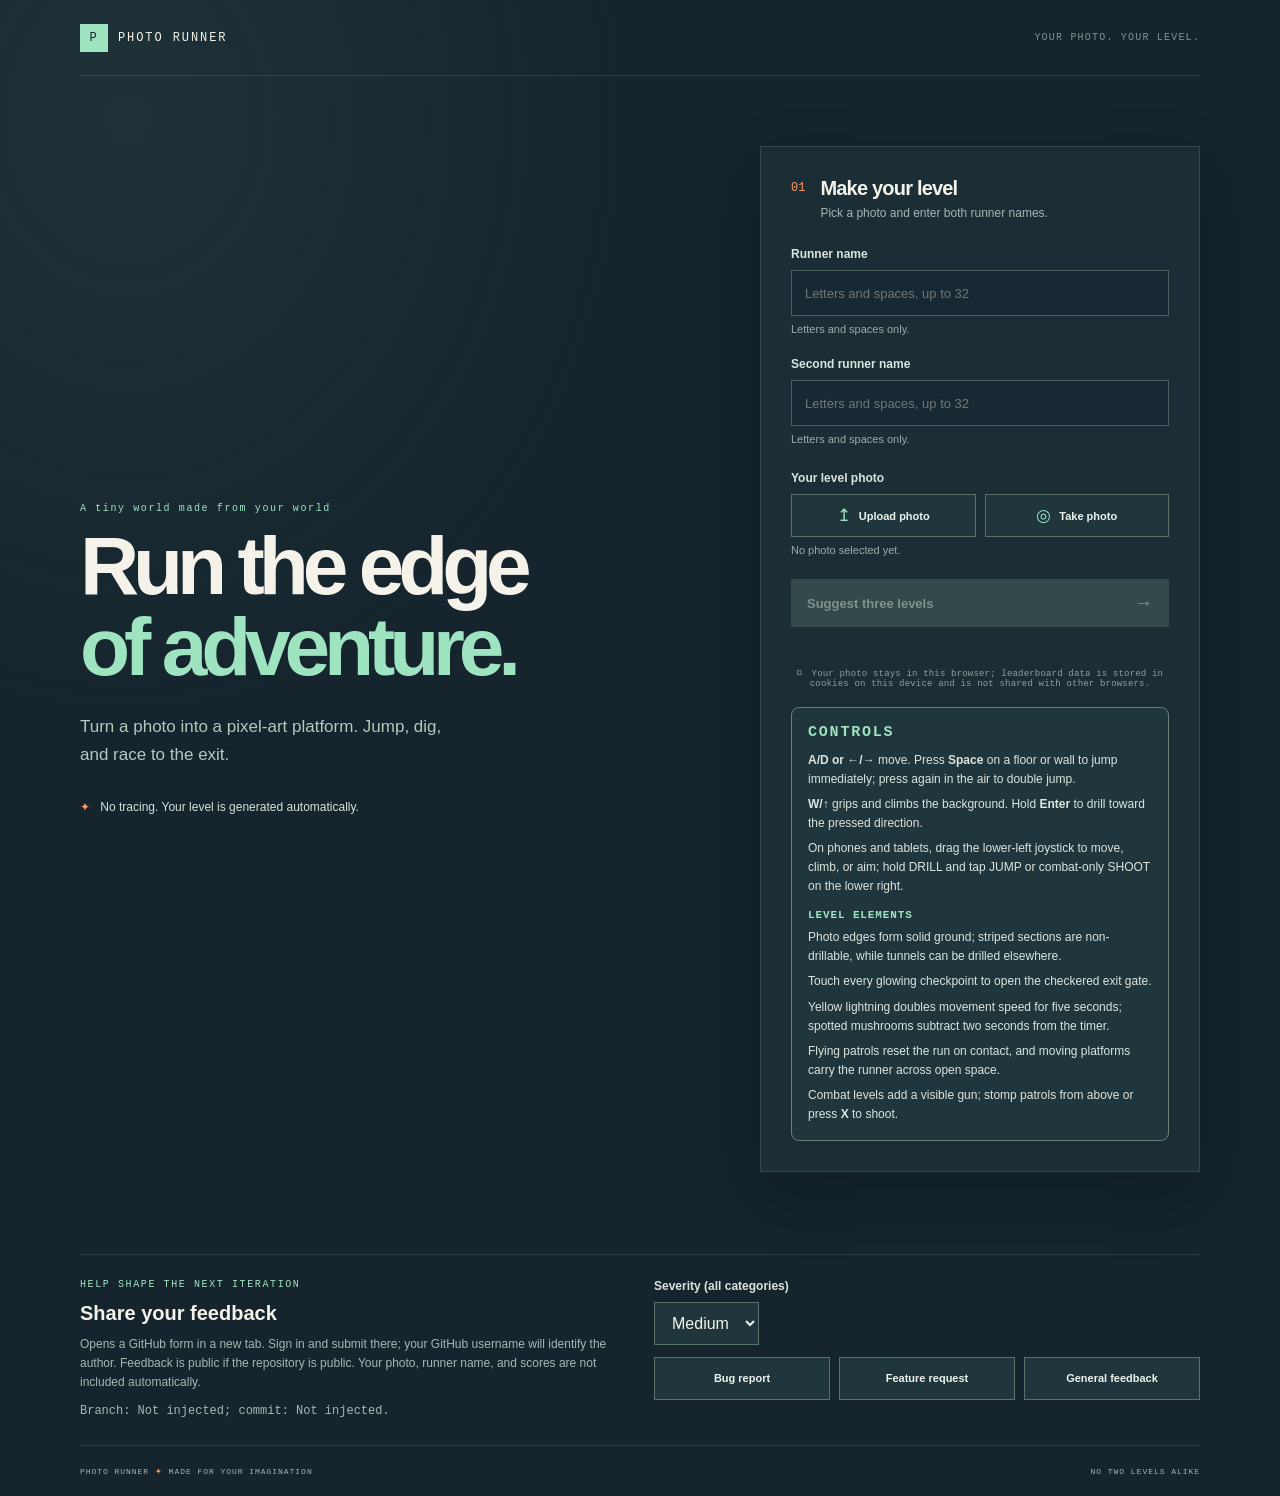
<file: index.html>
<!doctype html>
<html lang="en">
  <head>
    <meta charset="utf-8">
    <meta name="viewport" content="width=device-width, initial-scale=1">
    <meta name="theme-color" content="#15242d">
    <meta name="build-branch" content="">
    <meta name="build-commit" content="">
    <title>Photo Runner — dic-pic</title>
    <link rel="icon" type="image/svg+xml" sizes="any" href="./src/favicon.svg">
    <link rel="stylesheet" href="./src/styles.css">
  </head>
  <body>
    <main class="app-shell">
      <header class="site-header">
        <a class="brand" href="./" aria-label="Photo Runner home">
          <span class="brand-mark" aria-hidden="true">P</span>
          <span>PHOTO RUNNER</span>
        </a>
        <span class="header-note">YOUR PHOTO. YOUR LEVEL.</span>
      </header>

      <section id="setup-screen" class="screen setup-screen" aria-labelledby="setup-title">
        <div class="intro-copy">
          <p class="eyebrow">A tiny world made from your world</p>
          <h1 id="setup-title">Run the edge<br><span>of adventure.</span></h1>
          <p class="intro-description">Turn a photo into a pixel-art platform. Jump, dig, and race to the exit.</p>
          <div class="feature-line"><span aria-hidden="true">✦</span> No tracing. Your level is generated automatically.</div>
        </div>

        <form id="setup-form" class="setup-card">
          <div class="card-heading">
            <span class="step-number">01</span>
            <div>
              <h2>Make your level</h2>
              <p>Pick a photo and enter both runner names.</p>
            </div>
          </div>

          <label class="field-label" for="player-name">Runner name</label>
          <input id="player-name" name="playerName" type="text" maxlength="32"
            autocomplete="nickname" placeholder="Letters and spaces, up to 32" required>
          <p id="name-message" class="field-message" aria-live="polite">Letters and spaces only.</p>
          <label class="field-label second-player-label" for="second-player-name">Second runner name</label>
          <input id="second-player-name" name="secondPlayerName" type="text" maxlength="32"
            autocomplete="off" placeholder="Letters and spaces, up to 32" required>
          <p id="second-name-message" class="field-message" aria-live="polite">Letters and spaces only.</p>

          <div class="field-label photo-label">Your level photo</div>
          <div class="photo-actions">
            <label class="file-button secondary-button">
              <span aria-hidden="true">↥</span> Upload photo
              <input id="upload-input" type="file" accept="image/*">
            </label>
            <label class="file-button secondary-button">
              <span aria-hidden="true">◎</span> Take photo
              <input id="camera-input" type="file" accept="image/*" capture="environment">
            </label>
          </div>
          <p id="photo-name" class="photo-name" aria-live="polite">No photo selected yet.</p>

          <button id="start-button" class="primary-button" type="submit" disabled>
            Suggest three levels <span aria-hidden="true">→</span>
          </button>
          <p id="setup-message" class="status-message" role="status" aria-live="polite"></p>
          <p id="cookie-disclosure" class="privacy-note"><span aria-hidden="true">⌑</span> Your photo stays in this browser; leaderboard data is stored in cookies on this device and is not shared with other browsers.</p>
          <aside class="setup-controls" aria-labelledby="setup-controls-title">
            <h3 id="setup-controls-title">Controls</h3>
            <p><strong>A/D or ←/→</strong> move. Press <strong>Space</strong> on a floor or wall to jump immediately; press again in the air to double jump.</p>
            <p><strong>W/↑</strong> grips and climbs the background. Hold <strong>Enter</strong> to drill toward the pressed direction.</p>
            <p>On phones and tablets, drag the lower-left joystick to move, climb, or aim; hold DRILL and tap JUMP or combat-only SHOOT on the lower right.</p>
            <h4>Level elements</h4>
            <p>Photo edges form solid ground; striped sections are non-drillable, while tunnels can be drilled elsewhere.</p>
            <p>Touch every glowing checkpoint to open the checkered exit gate.</p>
            <p>Yellow lightning doubles movement speed for five seconds; spotted mushrooms subtract two seconds from the timer.</p>
            <p>Flying patrols reset the run on contact, and moving platforms carry the runner across open space.</p>
            <p>Combat levels add a visible gun; stomp patrols from above or press <strong>X</strong> to shoot.</p>
          </aside>
        </form>
      </section>

      <section id="suggestions" aria-labelledby="suggestions-title" hidden>
        <p class="eyebrow">THREE WAYS TO PLAY YOUR PHOTO</p>
        <h2 id="suggestions-title">Choose your adventure</h2>
        <p>Different biomes, terrain layouts, and finish positions. Pick a thumbnail to play.</p>
        <div id="level-choices" class="level-choices"></div>
      </section>

      <section id="game-screen" class="screen game-screen" aria-label="Platform game" hidden>
        <div class="game-topbar">
          <div>
            <p class="eyebrow">PHOTO LEVEL</p>
            <h1 id="level-title">Find the exit</h1>
          </div>
          <div class="timer-panel" aria-live="off">
            <span class="timer-label">TIME</span>
            <span id="timer" class="timer-value">0.00</span>
            <span class="timer-unit">SEC</span>
          </div>
          <div class="run-actions">
            <button id="reset-button" class="text-button" type="button">Reset run</button>
            <button id="new-photo-button" class="text-button" type="button">New photo</button>
          </div>
        </div>

        <div class="game-frame">
          <canvas id="game-canvas" width="960" height="540" aria-label="Game scene. Reach the checkered finish gate."></canvas>
          <span id="mushroom-feedback" class="mushroom-feedback" role="status" aria-live="polite"></span>
          <div class="canvas-caption"><span class="caption-dot"></span> REACH THE CHECKERED GATE</div>
          <button id="fullscreen-button" class="fullscreen-button" type="button" aria-label="Enter full screen">FULL SCREEN</button>
          <p id="fullscreen-message" class="fullscreen-message status-message" role="status" aria-live="polite"></p>
          <div class="touch-controls" aria-label="Touch controls">
            <div id="virtual-joystick" class="virtual-joystick" role="group"
              aria-label="Move, climb, or aim drill">
              <span class="joystick-ring" aria-hidden="true"></span>
              <span id="virtual-joystick-knob" class="joystick-knob" aria-hidden="true"></span>
            </div>
            <div class="action-pad">
              <button id="drill-button" class="control-button drill-button" type="button" aria-label="Hold to drill">DRILL</button>
              <button id="jump-button" class="control-button jump-button" type="button" aria-label="Press to jump, press again in the air to double jump; press while climbing to drop">JUMP</button>
              <button id="shoot-button" class="control-button shoot-button" type="button" aria-label="Shoot one projectile" hidden>SHOOT</button>
            </div>
          </div>
        </div>
        <p id="contact-message" class="status-message" role="status" aria-live="polite"></p>

        <div class="controls-panel">
          <div class="control-instructions">
            <span class="control-title">CONTROLS</span>
            <span>Avoid flying patrols and the bottom edge; either contact resets the run.</span>
            <span class="touch-instructions">Touch: drag the lower-left joystick to move, climb, or aim; hold DRILL and tap JUMP or combat-only SHOOT on the lower right.</span>
            <span class="desktop-instructions"><kbd>A</kbd><kbd>D</kbd> / <kbd>←</kbd><kbd>→</kbd> move <span class="control-divider">·</span> <kbd>W</kbd> / <kbd>↑</kbd> grips the background; directions climb at ¼ speed <span class="control-divider">·</span> press <kbd>Space</kbd> on floor/wall to jump immediately; press again in the air to double jump; press while climbing to drop immediately <span class="control-divider">·</span> hold <kbd>Enter</kbd> to drill a tunnel in the pressed direction, including <kbd>↓</kbd> while standing <span class="control-divider">·</span> in combat levels, press <kbd>X</kbd> to shoot</span>
          </div>
          <div class="level-element-guide" aria-label="Level element descriptions">
            <p><strong>Terrain:</strong> photo edges form solid ground; striped sections are non-drillable, while tunnels can be drilled elsewhere.</p>
            <p><strong>Checkpoints:</strong> touch every glowing marker to open the checkered exit gate.</p>
            <p><strong>Pickups:</strong> yellow lightning doubles movement speed for five seconds; spotted mushrooms subtract two seconds from the timer.</p>
            <p><strong>Hazards:</strong> flying patrols reset the run on contact; moving platforms carry the runner across open space.</p>
            <p><strong>Combat levels:</strong> stomp patrols from above or press <kbd>X</kbd> to shoot with the visible gun.</p>
          </div>
        </div>
      </section>

      <section id="complete-panel" class="complete-panel" aria-labelledby="complete-title" hidden>
        <div class="complete-copy">
          <p class="eyebrow">LEVEL COMPLETE</p>
          <h2 id="complete-title">Nice run, <span id="winner-name"></span>!</h2>
          <p>Your time: <strong id="final-time"></strong></p>
          <p id="score-message" class="status-message" role="status" aria-live="polite"></p>
          <button id="replay-button" class="primary-button" type="button">Reset run <span aria-hidden="true">↻</span></button>
          <div class="next-round-picker">
            <label for="next-player">Next runner</label>
            <select id="next-player"></select>
            <button id="next-round-button" class="primary-button" type="button">Start next round <span aria-hidden="true">→</span></button>
          </div>
          <button id="again-button" class="primary-button" type="button">Build another level <span aria-hidden="true">→</span></button>
        </div>
        <div class="leaderboard-card">
          <div class="leaderboard-heading">
            <div><p class="eyebrow">THIS VARIANT · THIS BROWSER</p><h3>Fastest runs</h3></div>
            <span class="top-ten">TOP 10</span>
          </div>
          <ol id="leaderboard-list" class="leaderboard-list"></ol>
        </div>
      </section>

      <section id="feedback-panel" class="feedback-panel" aria-labelledby="feedback-title">
        <div>
          <p class="eyebrow">HELP SHAPE THE NEXT ITERATION</p>
          <h2 id="feedback-title">Share your feedback</h2>
          <p id="feedback-help">Opens a GitHub form in a new tab.
            Sign in and submit there; your GitHub username will identify the author.
            Feedback is public if the repository is public.
            Your photo, runner name, and scores are not included automatically.</p>
          <p id="feedback-version">Branch: Not injected; commit: Not injected.</p>
        </div>
        <div class="feedback-controls">
          <label class="field-label" for="feedback-severity">Severity (all categories)</label>
          <select id="feedback-severity" aria-describedby="feedback-help">
            <option>Low</option>
            <option selected>Medium</option>
            <option>High</option>
            <option>Critical</option>
          </select>
          <div class="feedback-actions" role="group" aria-label="Feedback category">
            <a class="secondary-button" data-feedback-category="Bug report" target="_blank" rel="noopener noreferrer"
              href="https://github.com/ckloecker/dic-pic/issues/new?template=feedback.yml&amp;category=Bug+report&amp;severity=Medium">Bug report</a>
            <a class="secondary-button" data-feedback-category="Feature request" target="_blank" rel="noopener noreferrer"
              href="https://github.com/ckloecker/dic-pic/issues/new?template=feedback.yml&amp;category=Feature+request&amp;severity=Medium">Feature request</a>
            <a class="secondary-button" data-feedback-category="General feedback" target="_blank" rel="noopener noreferrer"
              href="https://github.com/ckloecker/dic-pic/issues/new?template=feedback.yml&amp;category=General+feedback&amp;severity=Medium">General feedback</a>
          </div>
        </div>
      </section>

      <footer class="site-footer">
        <span>PHOTO RUNNER <span aria-hidden="true">✦</span> MADE FOR YOUR IMAGINATION</span>
        <span>NO TWO LEVELS ALIKE</span>
      </footer>
    </main>
    <script type="module" src="./src/app.js"></script>
  </body>
</html>
</file>
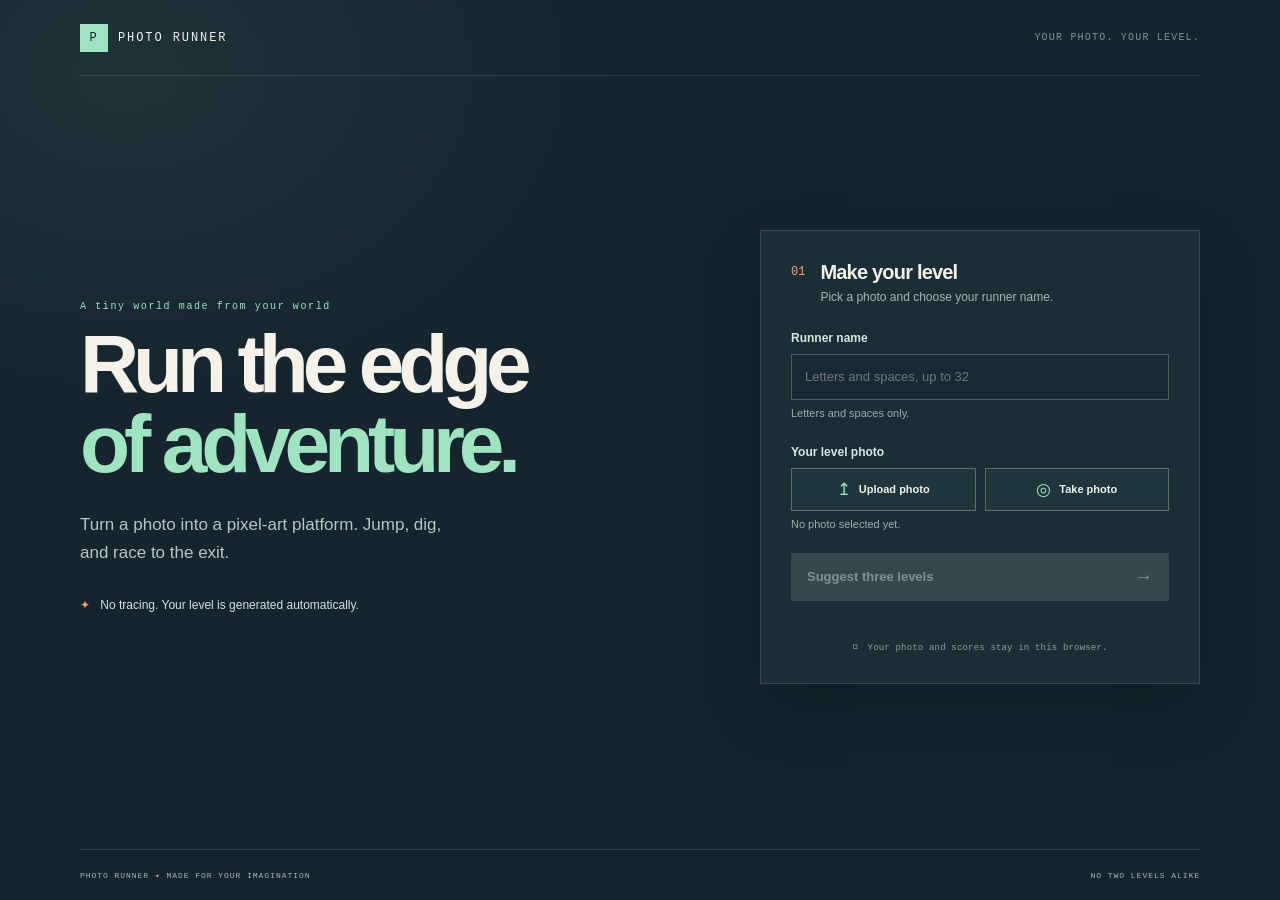
<file: src/index.html>
<!doctype html>
<html lang="en">
  <head>
    <meta charset="utf-8">
    <meta name="viewport" content="width=device-width, initial-scale=1">
    <meta name="theme-color" content="#15242d">
    <title>Photo Runner — dic-pic</title>
    <link rel="icon" type="image/svg+xml" sizes="any" href="./favicon.svg">
    <link rel="stylesheet" href="./styles.css">
  </head>
  <body>
    <main class="app-shell">
      <header class="site-header">
        <a class="brand" href="./" aria-label="Photo Runner home">
          <span class="brand-mark" aria-hidden="true">P</span>
          <span>PHOTO RUNNER</span>
        </a>
        <span class="header-note">YOUR PHOTO. YOUR LEVEL.</span>
      </header>

      <section id="setup-screen" class="screen setup-screen" aria-labelledby="setup-title">
        <div class="intro-copy">
          <p class="eyebrow">A tiny world made from your world</p>
          <h1 id="setup-title">Run the edge<br><span>of adventure.</span></h1>
          <p class="intro-description">Turn a photo into a pixel-art platform. Jump, dig, and race to the exit.</p>
          <div class="feature-line"><span aria-hidden="true">✦</span> No tracing. Your level is generated automatically.</div>
        </div>

        <form id="setup-form" class="setup-card">
          <div class="card-heading">
            <span class="step-number">01</span>
            <div>
              <h2>Make your level</h2>
              <p>Pick a photo and choose your runner name.</p>
            </div>
          </div>

          <label class="field-label" for="player-name">Runner name</label>
          <input id="player-name" name="playerName" type="text" maxlength="32"
            autocomplete="nickname" placeholder="Letters and spaces, up to 32" required>
          <p id="name-message" class="field-message" aria-live="polite">Letters and spaces only.</p>

          <div class="field-label photo-label">Your level photo</div>
          <div class="photo-actions">
            <label class="file-button secondary-button">
              <span aria-hidden="true">↥</span> Upload photo
              <input id="upload-input" type="file" accept="image/*">
            </label>
            <label class="file-button secondary-button">
              <span aria-hidden="true">◎</span> Take photo
              <input id="camera-input" type="file" accept="image/*" capture="environment">
            </label>
          </div>
          <p id="photo-name" class="photo-name" aria-live="polite">No photo selected yet.</p>

          <button id="start-button" class="primary-button" type="submit" disabled>
            Suggest three levels <span aria-hidden="true">→</span>
          </button>
          <p id="setup-message" class="status-message" role="status" aria-live="polite"></p>
          <p class="privacy-note"><span aria-hidden="true">⌑</span> Your photo and scores stay in this browser.</p>
        </form>
      </section>

      <section id="suggestions" aria-labelledby="suggestions-title" hidden>
        <p class="eyebrow">THREE WAYS TO PLAY YOUR PHOTO</p>
        <h2 id="suggestions-title">Choose your adventure</h2>
        <p>Different biomes, terrain layouts, and finish positions. Pick a thumbnail to play.</p>
        <div id="level-choices" class="level-choices"></div>
      </section>

      <section id="game-screen" class="screen game-screen" aria-label="Platform game" hidden>
        <div class="game-topbar">
          <div>
            <p class="eyebrow">PHOTO LEVEL</p>
            <h1 id="level-title">Find the exit</h1>
          </div>
          <div class="timer-panel" aria-live="off">
            <span class="timer-label">TIME</span>
            <span id="timer" class="timer-value">0.00</span>
            <span class="timer-unit">SEC</span>
          </div>
          <div class="run-actions">
            <button id="reset-button" class="text-button" type="button">Reset run</button>
            <button id="new-photo-button" class="text-button" type="button">New photo</button>
          </div>
        </div>

        <div class="game-frame">
          <canvas id="game-canvas" width="960" height="540" aria-label="Game scene. Reach the checkered finish gate."></canvas>
          <div class="canvas-caption"><span class="caption-dot"></span> REACH THE CHECKERED GATE</div>
        </div>
        <p id="contact-message" class="status-message" role="status" aria-live="polite"></p>

        <div class="controls-panel">
          <div class="control-instructions">
            <span class="control-title">CONTROLS</span>
            <span>Avoid flying patrols: contact returns you to the start, keeping your time and tunnels.</span>
            <span class="desktop-instructions"><kbd>A</kbd><kbd>D</kbd> / <kbd>←</kbd><kbd>→</kbd> move <span class="control-divider">·</span> <kbd>W</kbd> / <kbd>↑</kbd> grips the background; directions climb at ¼ speed <span class="control-divider">·</span> hold <kbd>Space</kbd> on floor/wall to charge, release to jump; press while climbing to drop immediately <span class="control-divider">·</span> hold <kbd>Enter</kbd> to drill a tunnel in the pressed direction, including <kbd>↓</kbd> while standing</span>
            <div class="charge-panel">
              <label id="charge-label" for="charge-meter">Hold jump to charge · release to jump</label>
              <meter id="charge-meter" min="0" max="3" value="0" aria-label="Jump charge, maximum three seconds"></meter>
            </div>
          </div>
          <div class="touch-controls" aria-label="Touch controls">
            <div class="movement-pad" aria-label="Move, climb, or aim drill">
              <button class="control-button move-button" type="button" data-move="-1" aria-label="Move left">←</button>
              <button class="control-button move-button" type="button" data-move="1" aria-label="Move right">→</button>
              <button class="control-button move-button" type="button" data-move-y="-1" aria-label="Climb up or drill up">↑</button>
              <button class="control-button move-button" type="button" data-move-y="1" aria-label="Climb down or drill down">↓</button>
            </div>
            <div class="action-pad">
              <button id="drill-button" class="control-button drill-button" type="button" aria-label="Hold to drill">DRILL</button>
              <button id="jump-button" class="control-button jump-button" type="button" aria-label="Hold to charge, release to jump; press while climbing to drop">JUMP</button>
            </div>
          </div>
        </div>
      </section>

      <section id="complete-panel" class="complete-panel" aria-labelledby="complete-title" hidden>
        <div class="complete-copy">
          <p class="eyebrow">LEVEL COMPLETE</p>
          <h2 id="complete-title">Nice run, <span id="winner-name"></span>!</h2>
          <p>Your time: <strong id="final-time"></strong></p>
          <p id="score-message" class="status-message" role="status" aria-live="polite"></p>
          <button id="replay-button" class="primary-button" type="button">Reset run <span aria-hidden="true">↻</span></button>
          <button id="again-button" class="primary-button" type="button">Build another level <span aria-hidden="true">→</span></button>
        </div>
        <div class="leaderboard-card">
          <div class="leaderboard-heading">
            <div><p class="eyebrow">THIS VARIANT · THIS BROWSER</p><h3>Fastest runs</h3></div>
            <span class="top-ten">TOP 10</span>
          </div>
          <ol id="leaderboard-list" class="leaderboard-list"></ol>
        </div>
      </section>

      <footer class="site-footer">
        <span>PHOTO RUNNER <span aria-hidden="true">✦</span> MADE FOR YOUR IMAGINATION</span>
        <span>NO TWO LEVELS ALIKE</span>
      </footer>
    </main>
    <script type="module" src="./app.js"></script>
  </body>
</html>
</file>
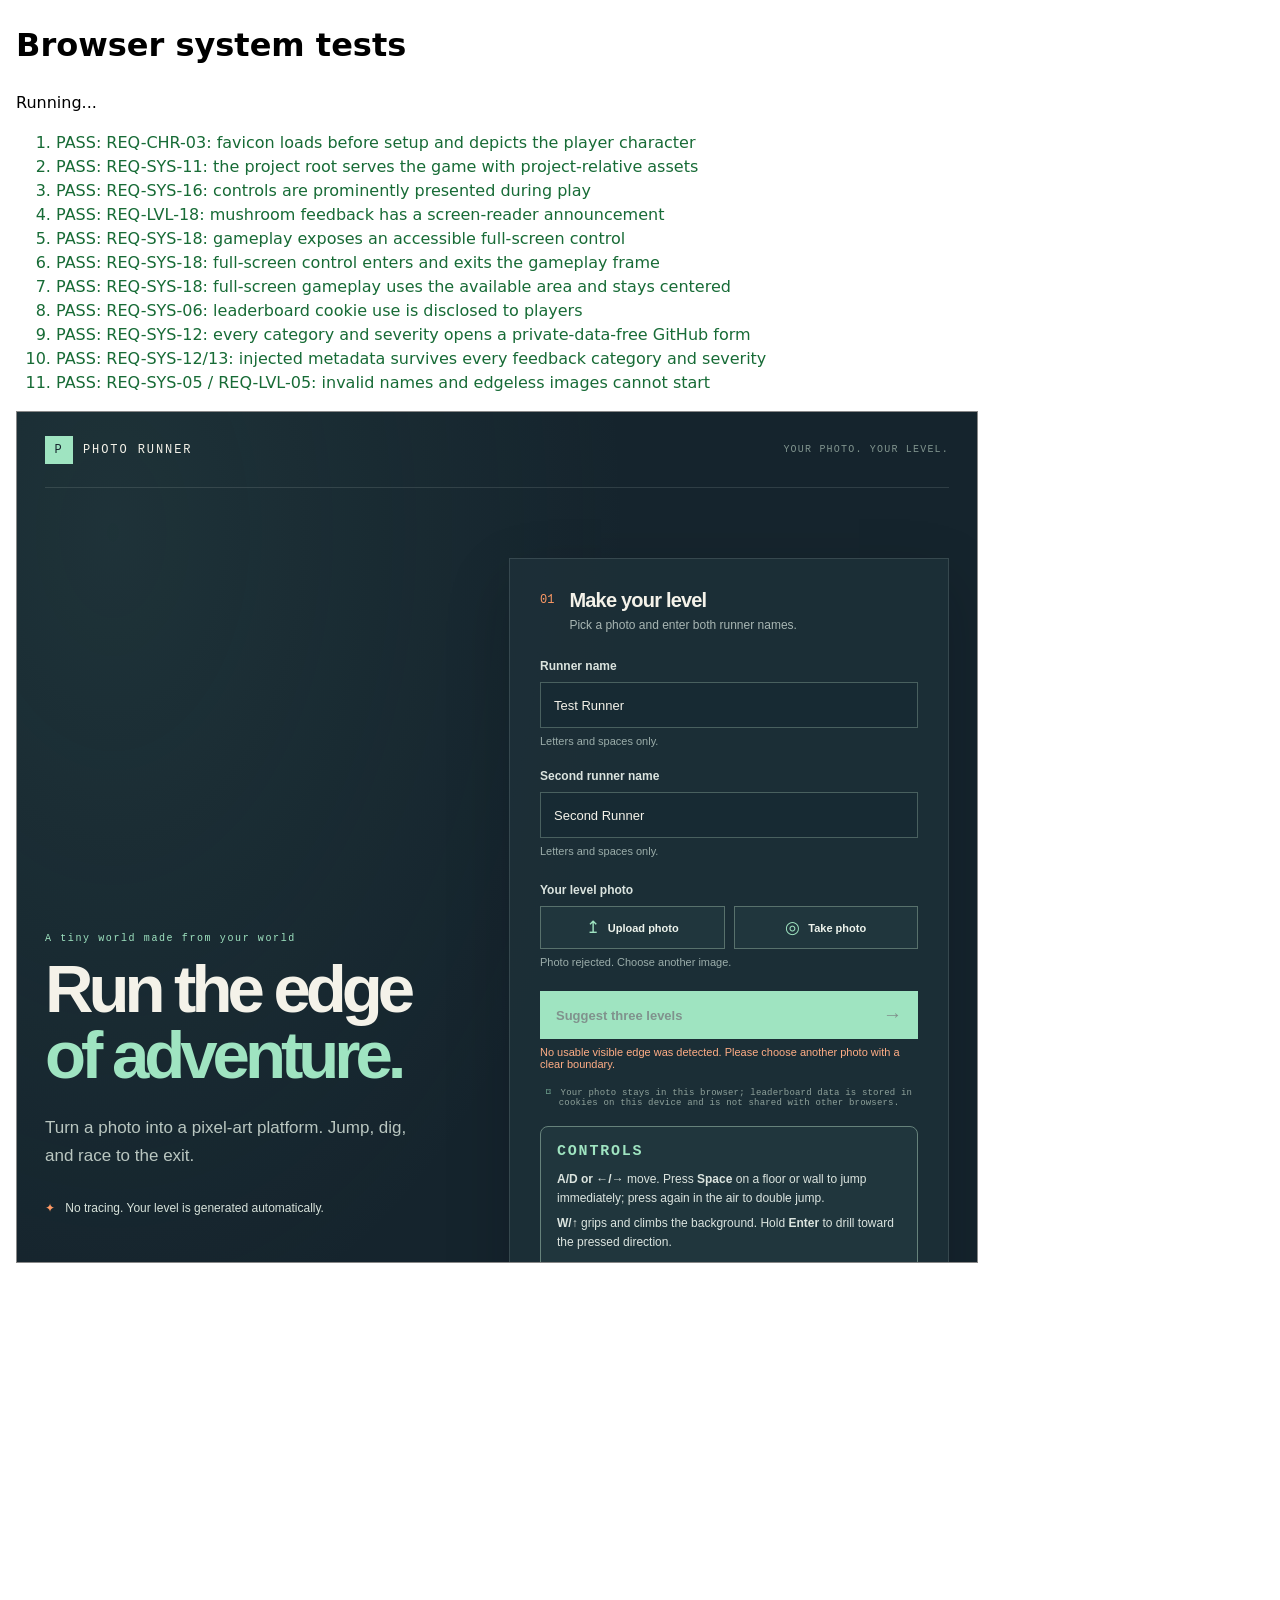
<file: tests/system/runner.html>
<!doctype html>
<html lang="en">
  <head>
    <meta charset="utf-8">
    <title>dic-pic browser system tests</title>
    <style>
      body { font: 16px/1.5 system-ui, sans-serif; margin: 1rem; }
      iframe { width: 960px; max-width: 100%; height: 850px; border: 1px solid #888; }
      .pass { color: #176b36; }
      .fail { color: #b42318; }
    </style>
  </head>
  <body>
    <h1>Browser system tests</h1>
    <p id="summary" role="status">Running...</p>
    <ol id="results"></ol>
    <iframe id="app" src="../../" title="Game under test"></iframe>
    <script type="module">
      import(`./browser-tests.js?run=${Date.now()}`);
    </script>
  </body>
</html>
</file>
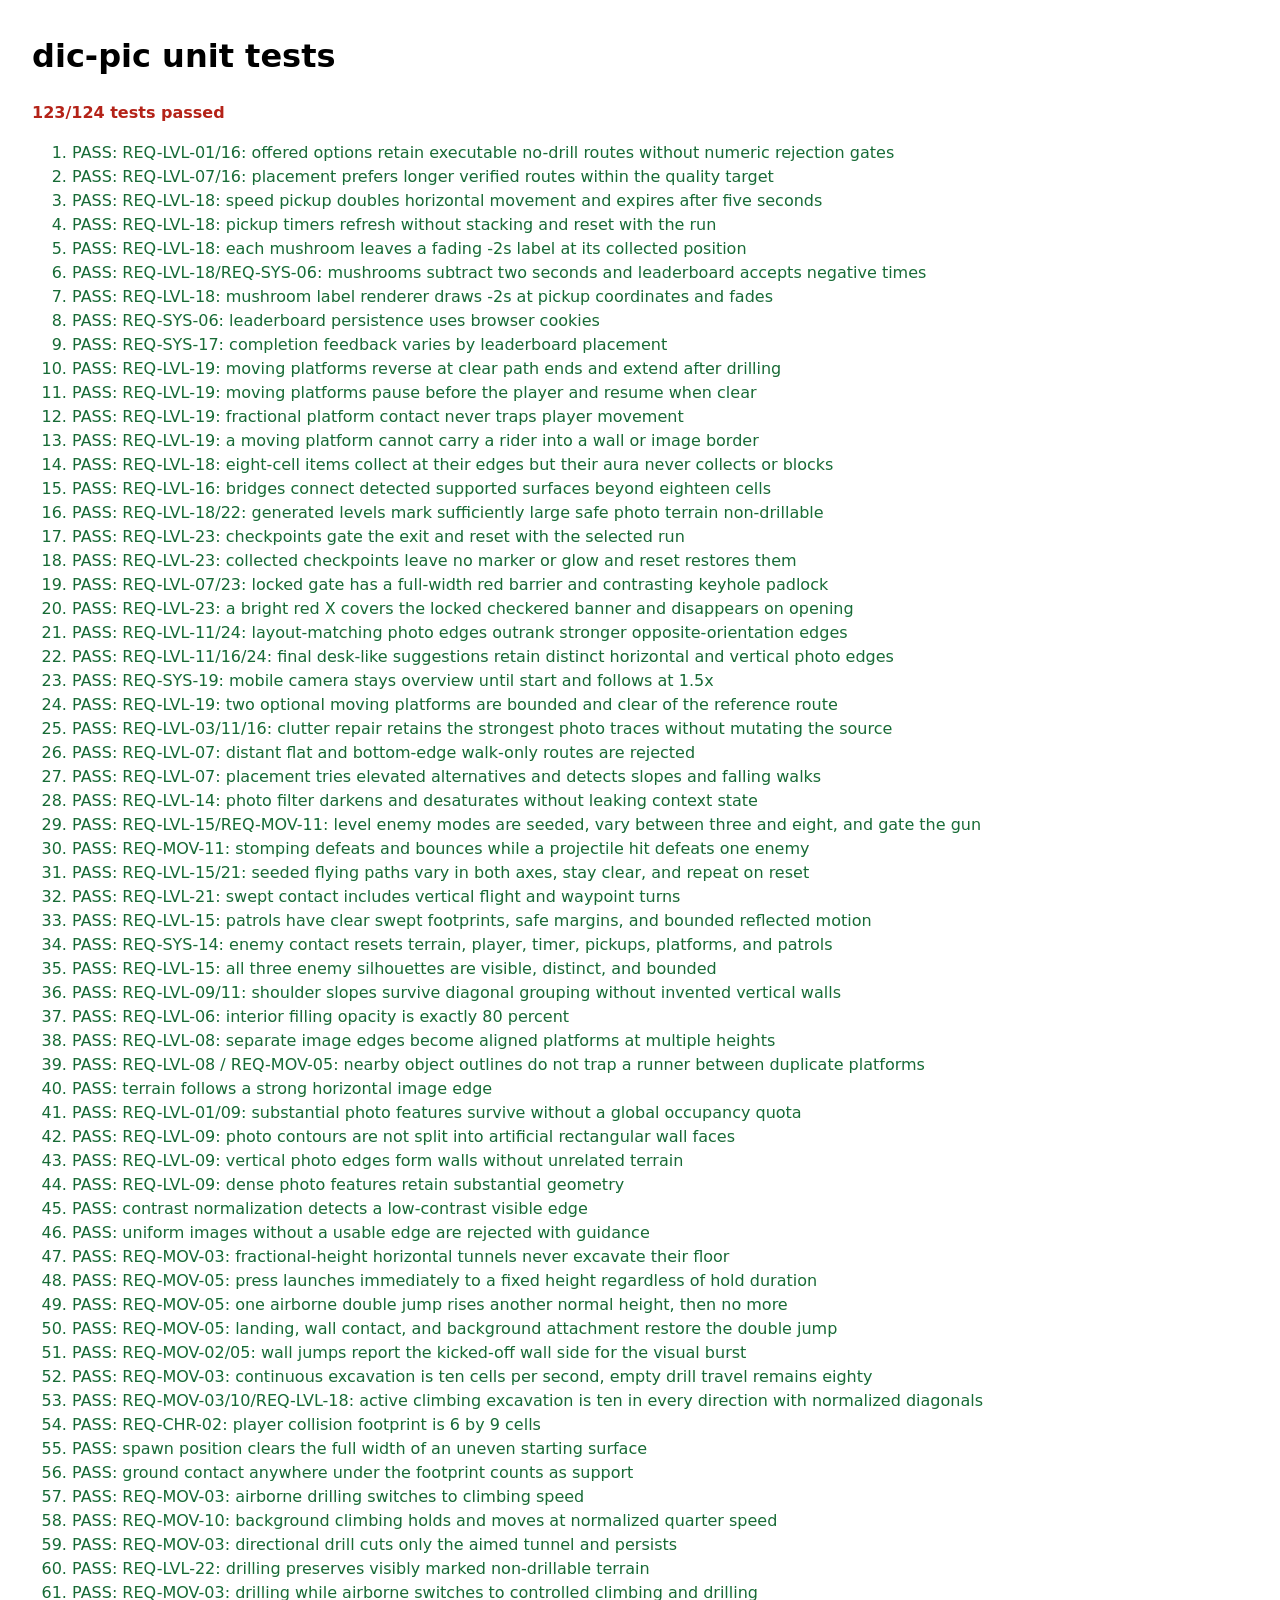
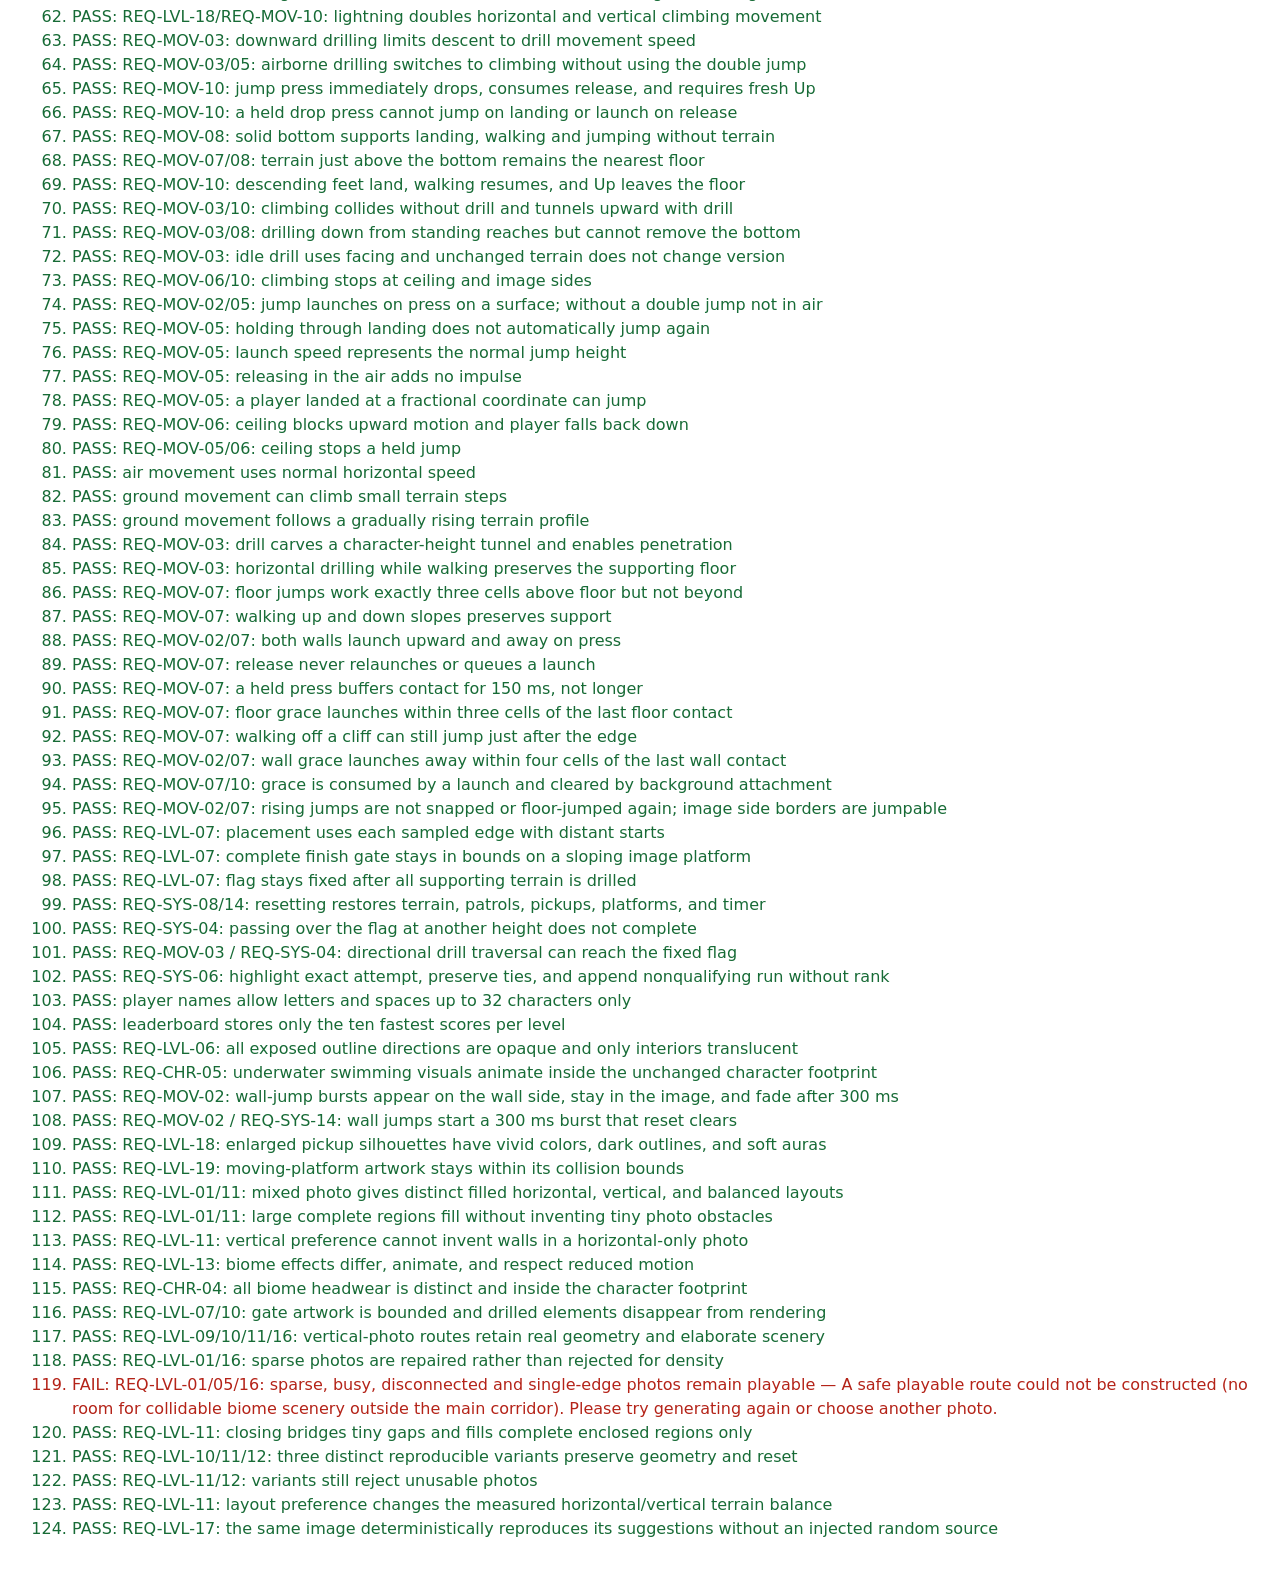
<file: tests/unit/runner.html>
<!doctype html>
<html lang="en">
  <head>
    <meta charset="utf-8">
    <meta name="viewport" content="width=device-width, initial-scale=1">
    <title>dic-pic unit tests</title>
    <style>
      body { font: 16px/1.5 system-ui, sans-serif; margin: 2rem; }
      .pass { color: #176b36; }
      .fail { color: #b42318; }
      #summary { font-weight: 700; }
    </style>
  </head>
  <body>
    <h1>dic-pic unit tests</h1>
    <p id="summary" role="status">Running…</p>
    <ol id="results"></ol>
    <script type="module">
      import(`./unit-tests.js?run=${Date.now()}`);
    </script>
  </body>
</html>
</file>
<file: src/styles.css>
:root {
  color-scheme: dark;
  font-family: "Segoe UI", Arial, sans-serif;
  color: #f4f2e9;
  background: #15242d;
  font-synthesis: none;
  text-rendering: optimizeLegibility;
  --ink: #15242d;
  --ink-soft: #20333d;
  --paper: #f4f2e9;
  --muted: #a8b6b3;
  --mint: #9fe4c1;
  --orange: #ff9a65;
  --mono: Consolas, "Courier New", monospace;
}

* {
  box-sizing: border-box;
}

.level-choices {
  display: grid;
  grid-template-columns: repeat(auto-fit, minmax(min(100%, 250px), 1fr));
  gap: 16px;
  margin-bottom: 32px;
}

.level-choice {
  padding: 8px;
  border: 2px solid #516b69;
  border-radius: 10px;
  color: var(--paper);
  background: var(--ink-soft);
  cursor: pointer;
  text-transform: capitalize;
}

.level-choice:hover,
.level-choice:focus-visible {
  border-color: var(--mint);
  outline: 2px solid var(--mint);
  outline-offset: 3px;
}

.level-choice canvas {
  display: block;
  width: 100%;
  height: auto;
  image-rendering: pixelated;
}

.level-choice span {
  display: block;
  padding: 12px 0 4px;
}

body {
  min-width: 320px;
  min-height: 100vh;
  margin: 0;
  background:
    radial-gradient(ellipse at 10% 8%, rgb(74 121 112 / 17%), transparent 32rem),
    var(--ink);
}

button,
input,
select {
  font: inherit;
}

button,
.file-button {
  -webkit-tap-highlight-color: transparent;
}

.app-shell {
  width: min(1120px, calc(100% - 56px));
  min-height: 100vh;
  margin: 0 auto;
  display: flex;
  flex-direction: column;
}

.site-header,
.site-footer {
  display: flex;
  align-items: center;
  justify-content: space-between;
  color: var(--muted);
  font-family: var(--mono);
  font-size: 10px;
  letter-spacing: 0.12em;
}

.site-header {
  height: 76px;
  border-bottom: 1px solid rgb(233 245 236 / 12%);
}

.brand {
  display: inline-flex;
  align-items: center;
  gap: 10px;
  color: var(--paper);
  font-size: 12px;
  font-weight: 500;
  letter-spacing: 0.16em;
  text-decoration: none;
}

.brand-mark {
  display: grid;
  width: 28px;
  height: 28px;
  place-items: center;
  color: var(--ink);
  background: var(--mint);
  font-family: var(--mono);
  font-weight: 500;
}

.header-note {
  color: #80948e;
}

.screen {
  flex: 1;
}

.setup-screen {
  display: grid;
  grid-template-columns: minmax(0, 1fr) minmax(350px, 440px);
  align-items: center;
  gap: clamp(36px, 8vw, 112px);
  padding: 70px 0 82px;
}

.eyebrow {
  margin: 0 0 12px;
  color: var(--mint);
  font-family: var(--mono);
  font-size: 10px;
  letter-spacing: 0.16em;
}

.intro-copy h1 {
  margin: 0;
  font-size: clamp(52px, 7vw, 82px);
  line-height: 0.98;
  letter-spacing: -0.075em;
}

.intro-copy h1 span {
  color: var(--mint);
}

.intro-description {
  max-width: 390px;
  margin: 26px 0 0;
  color: #b9c6c0;
  font-size: 17px;
  line-height: 1.65;
}

.feature-line {
  margin-top: 31px;
  color: #d7e2da;
  font-size: 12px;
}

.feature-line span {
  margin-right: 7px;
  color: var(--orange);
}

.setup-card,
.leaderboard-card {
  padding: 30px;
  border: 1px solid rgb(226 244 234 / 13%);
  background: rgb(29 48 57 / 84%);
  box-shadow: 0 24px 60px rgb(2 12 16 / 20%);
}

.card-heading {
  display: flex;
  align-items: flex-start;
  gap: 15px;
  margin-bottom: 27px;
}

.step-number {
  padding-top: 4px;
  color: var(--orange);
  font-family: var(--mono);
  font-size: 12px;
}

.card-heading h2,
.leaderboard-heading h3 {
  margin: 0;
  font-size: 20px;
  letter-spacing: -0.04em;
}

.card-heading p {
  margin: 6px 0 0;
  color: var(--muted);
  font-size: 12px;
}

.field-label {
  display: block;
  margin: 0 0 9px;
  color: #dbe4df;
  font-size: 12px;
  font-weight: 600;
}

#player-name,
#second-player-name {
  width: 100%;
  height: 46px;
  padding: 0 13px;
  border: 1px solid #49605f;
  border-radius: 0;
  outline: none;
  color: var(--paper);
  background: #172a33;
  font-size: 13px;
}

#player-name:focus,
#second-player-name:focus {
  border-color: var(--mint);
  box-shadow: 0 0 0 2px rgb(159 228 193 / 12%);
}

#player-name[aria-invalid="true"],
#second-player-name[aria-invalid="true"] {
  border-color: var(--orange);
}

.second-player-label {
  margin-top: 17px;
}

.field-message,
.photo-name,
.status-message {
  min-height: 17px;
  margin: 7px 0 0;
  color: #9badaa;
  font-size: 11px;
}

.field-message.invalid,
.status-message.error {
  color: #ffad85;
}

.photo-label {
  margin-top: 21px;
}

.photo-actions {
  display: grid;
  grid-template-columns: 1fr 1fr;
  gap: 9px;
}

.file-button,
.secondary-button {
  display: flex;
  height: 43px;
  align-items: center;
  justify-content: center;
  gap: 8px;
  border: 1px solid #58716c;
  color: #edf3ec;
  background: #20363d;
  cursor: pointer;
  font-size: 11px;
  font-weight: 600;
  transition: border-color 120ms ease, background 120ms ease;
}

.file-button:hover,
.secondary-button:hover {
  border-color: var(--mint);
  background: #29443f;
}

.file-button span {
  color: var(--mint);
  font-size: 17px;
}

.file-button input {
  position: absolute;
  width: 1px;
  height: 1px;
  overflow: hidden;
  clip-path: inset(50%);
  white-space: nowrap;
}

.photo-name {
  overflow: hidden;
  text-overflow: ellipsis;
  white-space: nowrap;
}

.primary-button {
  display: flex;
  width: 100%;
  min-height: 48px;
  align-items: center;
  justify-content: space-between;
  margin-top: 18px;
  padding: 0 16px;
  border: 0;
  color: #14282c;
  background: var(--mint);
  cursor: pointer;
  font-size: 13px;
  font-weight: 700;
  transition: background 120ms ease, transform 120ms ease;
}

.primary-button:not(:disabled):hover {
  transform: translateY(-1px);
  background: #b9f3d4;
}

.primary-button:disabled {
  color: #80928d;
  background: #34494a;
  cursor: not-allowed;
}

.primary-button span {
  font-size: 19px;
}

.privacy-note {
  margin: 17px 0 0;
  color: #8ea19a;
  font-family: var(--mono);
  font-size: 9px;
  text-align: center;
  letter-spacing: 0.02em;
}

.privacy-note span {
  padding-right: 4px;
  color: var(--mint);
}

.setup-controls {
  margin-top: 18px;
  padding: 16px;
  border: 1px solid #66827b;
  border-radius: 8px;
  background: #20363d;
}

.setup-controls h3 {
  margin: 0 0 10px;
  color: var(--mint);
  font-family: var(--mono);
  font-size: 15px;
  font-weight: 700;
  letter-spacing: 0.12em;
  text-transform: uppercase;
}

.setup-controls h4 {
  margin: 14px 0 0;
  color: var(--mint);
  font-family: var(--mono);
  font-size: 11px;
  letter-spacing: 0.08em;
  text-transform: uppercase;
}

.setup-controls p {
  margin: 7px 0 0;
  color: #dbe4df;
  font-size: 12px;
  line-height: 1.55;
}

.game-screen {
  padding: 28px 0 44px;
}

.game-topbar {
  display: grid;
  grid-template-columns: 1fr auto 1fr;
  align-items: center;
  gap: 16px;
  margin-bottom: 17px;
}

.game-topbar .eyebrow {
  margin-bottom: 4px;
  font-size: 9px;
}

.game-topbar h1 {
  margin: 0;
  font-size: 24px;
  letter-spacing: -0.05em;
}

.timer-panel {
  position: relative;
  display: flex;
  align-items: baseline;
  gap: 7px;
  padding: 9px 14px;
  border: 1px solid rgb(226 244 234 / 14%);
  background: #1c3038;
  font-family: var(--mono);
}

.mushroom-feedback {
  position: absolute;
  width: 1px;
  height: 1px;
  overflow: hidden;
  clip-path: inset(50%);
  white-space: nowrap;
}

.timer-label,
.timer-unit {
  color: #9caea6;
  font-size: 9px;
  letter-spacing: 0.1em;
}

.timer-value {
  min-width: 50px;
  color: var(--mint);
  font-size: 17px;
  text-align: right;
}

.text-button {
  justify-self: end;
  padding: 9px 0 9px 12px;
  border: 0;
  color: #bccac4;
  background: transparent;
  cursor: pointer;
  font-size: 11px;
}

.text-button:hover {
  color: var(--mint);
}

.game-frame {
  position: relative;
  overflow: hidden;
  border: 1px solid rgb(226 244 234 / 17%);
  background: #1d3941;
  box-shadow: 0 20px 52px rgb(2 12 16 / 25%);
}

#game-canvas {
  display: block;
  width: 100%;
  height: auto;
  image-rendering: pixelated;
  image-rendering: crisp-edges;
}

.canvas-caption {
  display: flex;
  align-items: center;
  justify-content: flex-end;
  gap: 7px;
  padding: 7px 9px;
  color: #e9f4eb;
  background: rgb(19 37 42 / 82%);
  font-family: var(--mono);
  font-size: 8px;
  letter-spacing: 0.1em;
  pointer-events: none;
}

.fullscreen-button {
  position: absolute;
  z-index: 1;
  top: 10px;
  right: 10px;
  min-height: 34px;
  padding: 0 10px;
  border: 1px solid #f4f2e9;
  border-radius: 4px;
  color: #f4f2e9;
  background: rgb(21 36 45 / 90%);
  cursor: pointer;
  font-family: var(--mono);
  font-size: 9px;
  font-weight: 700;
  letter-spacing: 0.05em;
}

.fullscreen-button:focus-visible {
  outline: 2px solid var(--mint);
  outline-offset: 2px;
}

.fullscreen-message {
  position: absolute;
  z-index: 3;
  right: 12px;
  bottom: 52px;
  left: 12px;
  padding: 6px 9px;
  color: #f4f2e9;
  background: rgb(21 36 45 / 90%);
  text-align: center;
}

.game-frame:fullscreen {
  display: flex;
  flex-direction: column;
  align-items: center;
  justify-content: center;
  width: 100vw;
  height: 100vh;
  padding: 24px 12px;
  border: 0;
  background: var(--ink);
}

.game-frame:fullscreen #game-canvas {
  width: min(100%, calc((100vh - 80px) * 16 / 9));
  max-width: 100%;
  max-height: calc(100vh - 80px);
}

.game-frame:fullscreen .canvas-caption {
  width: min(100%, calc((100vh - 80px) * 16 / 9));
}

.game-screen.fullscreen-fallback {
  position: fixed;
  z-index: 1000;
  inset: 0;
  display: grid;
  place-items: center;
  overflow: hidden;
  padding: 0;
  background: var(--ink);
}

.game-screen.fullscreen-fallback > :not(.game-frame) {
  display: none;
}

.game-screen.fullscreen-fallback .game-frame {
  width: min(calc(100vw - 24px), calc((100vh - 80px) * 16 / 9));
}

.game-screen.fullscreen-fallback #game-canvas,
.game-screen.fullscreen-fallback .canvas-caption {
  width: 100%;
}

.caption-dot {
  width: 6px;
  height: 6px;
  background: var(--orange);
}

.controls-panel {
  display: grid;
  grid-template-columns: minmax(0, 1fr) auto;
  min-height: 64px;
  align-items: center;
  column-gap: 20px;
  row-gap: 12px;
  margin-top: 16px;
  padding: 18px 20px;
  border: 1px solid #66827b;
  border-radius: 10px;
  background: #20363d;
}

.control-instructions {
  grid-column: 1;
  display: flex;
  flex-wrap: wrap;
  align-items: center;
  gap: 11px;
  color: #bdc9c3;
  font-size: 10px;
}

.level-element-guide {
  grid-column: 1;
  padding-top: 10px;
  border-top: 1px solid rgb(233 245 236 / 14%);
  color: #bdc9c3;
  font-size: 10px;
  line-height: 1.5;
}

.level-element-guide p {
  margin: 3px 0;
}

.control-title {
  color: var(--mint);
  font-family: var(--mono);
  font-size: 14px;
  font-weight: 700;
  letter-spacing: 0.12em;
}

kbd {
  display: inline-grid;
  min-width: 20px;
  height: 20px;
  place-items: center;
  margin-right: 2px;
  border: 1px solid #5a706d;
  color: #ecf2eb;
  background: #243941;
  font-family: var(--mono);
  font-size: 9px;
}

.control-divider {
  padding: 0 5px;
  color: #667c78;
}

.touch-controls,
.action-pad {
  display: flex;
  align-items: center;
  gap: 7px;
}

.touch-controls {
  position: fixed;
  z-index: 20;
  right: max(12px, env(safe-area-inset-right));
  bottom: max(12px, env(safe-area-inset-bottom));
  left: max(12px, env(safe-area-inset-left));
  justify-content: space-between;
  align-items: flex-end;
  touch-action: none;
  pointer-events: none;
}

.virtual-joystick,
.action-pad {
  pointer-events: auto;
}

.virtual-joystick {
  position: relative;
  width: 112px;
  height: 112px;
  border: 1px solid rgb(233 244 235 / 44%);
  border-radius: 50%;
  background: rgb(21 36 45 / 52%);
  touch-action: none;
  user-select: none;
}

.joystick-ring {
  position: absolute;
  inset: 20%;
  border: 1px solid rgb(233 244 235 / 32%);
  border-radius: 50%;
}

.joystick-knob {
  position: absolute;
  top: 50%;
  left: 50%;
  width: 38px;
  height: 38px;
  border: 1px solid var(--paper);
  border-radius: 50%;
  background: rgb(93 164 147 / 90%);
  transform: translate(-50%, -50%);
}

.control-button {
  display: grid;
  min-width: 45px;
  height: 40px;
  place-items: center;
  border: 1px solid #59716d;
  color: var(--paper);
  background: #20363d;
  cursor: pointer;
  font-family: var(--mono);
  font-size: 11px;
  touch-action: none;
  user-select: none;
}

.control-button:active,
.control-button.pressed {
  border-color: var(--mint);
  color: #14282c;
  background: var(--mint);
}

.jump-button {
  min-width: 66px;
  color: var(--ink);
  background: var(--orange);
  border-color: var(--orange);
  font-weight: 500;
}

.drill-button {
  min-width: 55px;
  color: var(--mint);
  font-size: 9px;
}

.shoot-button {
  min-width: 64px;
  color: #16262d;
  background: #ffe18c;
  border-color: #ffe18c;
  font-size: 9px;
  font-weight: 700;
}

.complete-panel {
  display: grid;
  grid-template-columns: minmax(0, 1fr) minmax(310px, 440px);
  align-items: center;
  gap: 56px;
  padding: 60px 0 75px;
}

.complete-copy h2 {
  margin: 0 0 14px;
  font-size: clamp(32px, 5vw, 48px);
  letter-spacing: -0.065em;
}

.complete-copy > p:not(.eyebrow):not(.status-message) {
  color: #c3d0c8;
  font-size: 15px;
}

.complete-copy strong {
  color: var(--mint);
  font-family: var(--mono);
}

.complete-copy .primary-button {
  max-width: 280px;
}

.next-round-picker {
  display: grid;
  max-width: 280px;
  gap: 8px;
  margin-top: 18px;
  color: #dbe4df;
  font-size: 12px;
  font-weight: 600;
}

.next-round-picker select {
  min-height: 43px;
  padding: 0 12px;
  border: 1px solid #58716c;
  color: var(--paper);
  background: #20363d;
}

.next-round-picker .primary-button {
  max-width: none;
  margin-top: 0;
}

.leaderboard-card {
  padding: 24px;
}

.leaderboard-heading {
  display: flex;
  align-items: center;
  justify-content: space-between;
  padding-bottom: 18px;
  border-bottom: 1px solid rgb(226 244 234 / 13%);
}

.leaderboard-heading .eyebrow {
  margin-bottom: 5px;
  font-size: 8px;
}

.top-ten {
  padding: 5px 7px;
  color: var(--mint);
  border: 1px solid #4a6d61;
  font-family: var(--mono);
  font-size: 8px;
}

.leaderboard-list {
  display: grid;
  gap: 0;
  margin: 0;
  padding: 0;
  list-style: none;
}

.leaderboard-list li {
  display: grid;
  grid-template-columns: 30px 1fr auto;
  gap: 10px;
  align-items: center;
  min-height: 37px;
  border-bottom: 1px solid rgb(226 244 234 / 7%);
  color: #dce5df;
  font-size: 11px;
}

.leaderboard-list li:first-child {
  color: var(--mint);
}

.leaderboard-rank,
.leaderboard-time {
  color: #9dafaa;
  font-family: var(--mono);
  font-size: 10px;
}

.leaderboard-time {
  color: #e7f0e8;
}

.empty-leaderboard {
  padding: 18px 0;
  color: #a7b6af;
  font-size: 11px;
}

.leaderboard-list li.current-run {
  outline: 2px solid var(--mint);
  outline-offset: 2px;
  background: rgba(159, 228, 193, 0.12);
}

.current-run-label {
  color: var(--mint);
  white-space: nowrap;
}

.site-footer {
  min-height: 51px;
  border-top: 1px solid rgb(233 245 236 / 12%);
  font-size: 8px;
}

.site-footer span span {
  color: var(--orange);
}

.feedback-panel {
  display: grid;
  grid-template-columns: minmax(0, 1fr) minmax(0, 1fr);
  gap: 28px;
  padding: 24px 0;
  border-top: 1px solid rgb(233 245 236 / 12%);
}

.feedback-panel h2 {
  margin: 0 0 10px;
  font-size: 20px;
}

#feedback-help,
#feedback-version {
  margin: 0;
  color: var(--muted);
  font-size: 12px;
  line-height: 1.6;
}

#feedback-version {
  margin-top: 10px;
  overflow-wrap: anywhere;
  font-family: var(--mono);
}

#feedback-severity {
  min-height: 43px;
  padding: 8px 13px;
  border: 1px solid #58716c;
  color: var(--paper);
  background: #20363d;
}

.feedback-actions {
  display: flex;
  flex-wrap: wrap;
  gap: 9px;
  margin-top: 12px;
}

.feedback-actions a {
  flex: 1 1 130px;
  padding: 0 12px;
  text-decoration: none;
}

.feedback-panel a:focus-visible,
#feedback-severity:focus-visible {
  outline: 2px solid var(--mint);
  outline-offset: 3px;
}

[hidden] {
  display: none !important;
}

.run-actions {
  display: flex;
  justify-content: flex-end;
  gap: 12px;
}

@media (max-width: 760px) {
  .feedback-panel {
    grid-template-columns: 1fr;
    gap: 18px;
  }

  .app-shell {
    width: min(100% - 34px, 580px);
  }

  .site-header {
    height: 64px;
  }

  .header-note {
    font-size: 8px;
  }

  .setup-screen {
    grid-template-columns: 1fr;
    gap: 31px;
    padding: 43px 0 52px;
  }

  .intro-copy h1 {
    font-size: clamp(48px, 14vw, 72px);
  }

  .intro-description {
    margin-top: 18px;
    font-size: 14px;
  }

  .feature-line {
    margin-top: 18px;
    font-size: 11px;
  }

  .setup-card {
    padding: 23px;
  }

  .game-screen {
    padding: 22px 0 32px;
  }

  .game-topbar {
    grid-template-columns: 1fr auto;
    gap: 8px;
  }

  .game-topbar h1 {
    font-size: 19px;
  }

  .timer-panel {
    grid-column: 2;
    grid-row: 1;
    padding: 8px 10px;
  }

  .text-button {
    grid-column: 1 / -1;
    grid-row: 2;
    justify-self: start;
    padding: 4px 0;
  }

  .run-actions {
    grid-column: 1 / -1;
    justify-content: flex-start;
  }

  .controls-panel {
    grid-template-columns: 1fr;
    align-items: start;
    gap: 12px;
    padding: 16px;
  }

  .control-instructions {
    grid-column: 1;
    gap: 8px;
    line-height: 1.7;
  }

  .level-element-guide {
    grid-column: 1;
  }

  .touch-controls {
    gap: 5px;
  }

  .virtual-joystick {
    width: 100px;
    height: 100px;
  }

  .control-button {
    min-width: 52px;
    height: 45px;
  }

  .jump-button {
    min-width: 78px;
  }

  .drill-button {
    min-width: 64px;
  }

  .complete-panel {
    grid-template-columns: 1fr;
    gap: 32px;
    padding: 42px 0 50px;
  }

  .leaderboard-card {
    padding: 20px;
  }

  .site-footer {
    gap: 10px;
    font-size: 7px;
  }
}

@media (pointer: fine) {
  .touch-controls {
    display: none;
  }
}

@media (prefers-reduced-motion: reduce) {
  *,
  *::before,
  *::after {
    scroll-behavior: auto !important;
    transition-duration: 0.01ms !important;
  }
}
</file>
